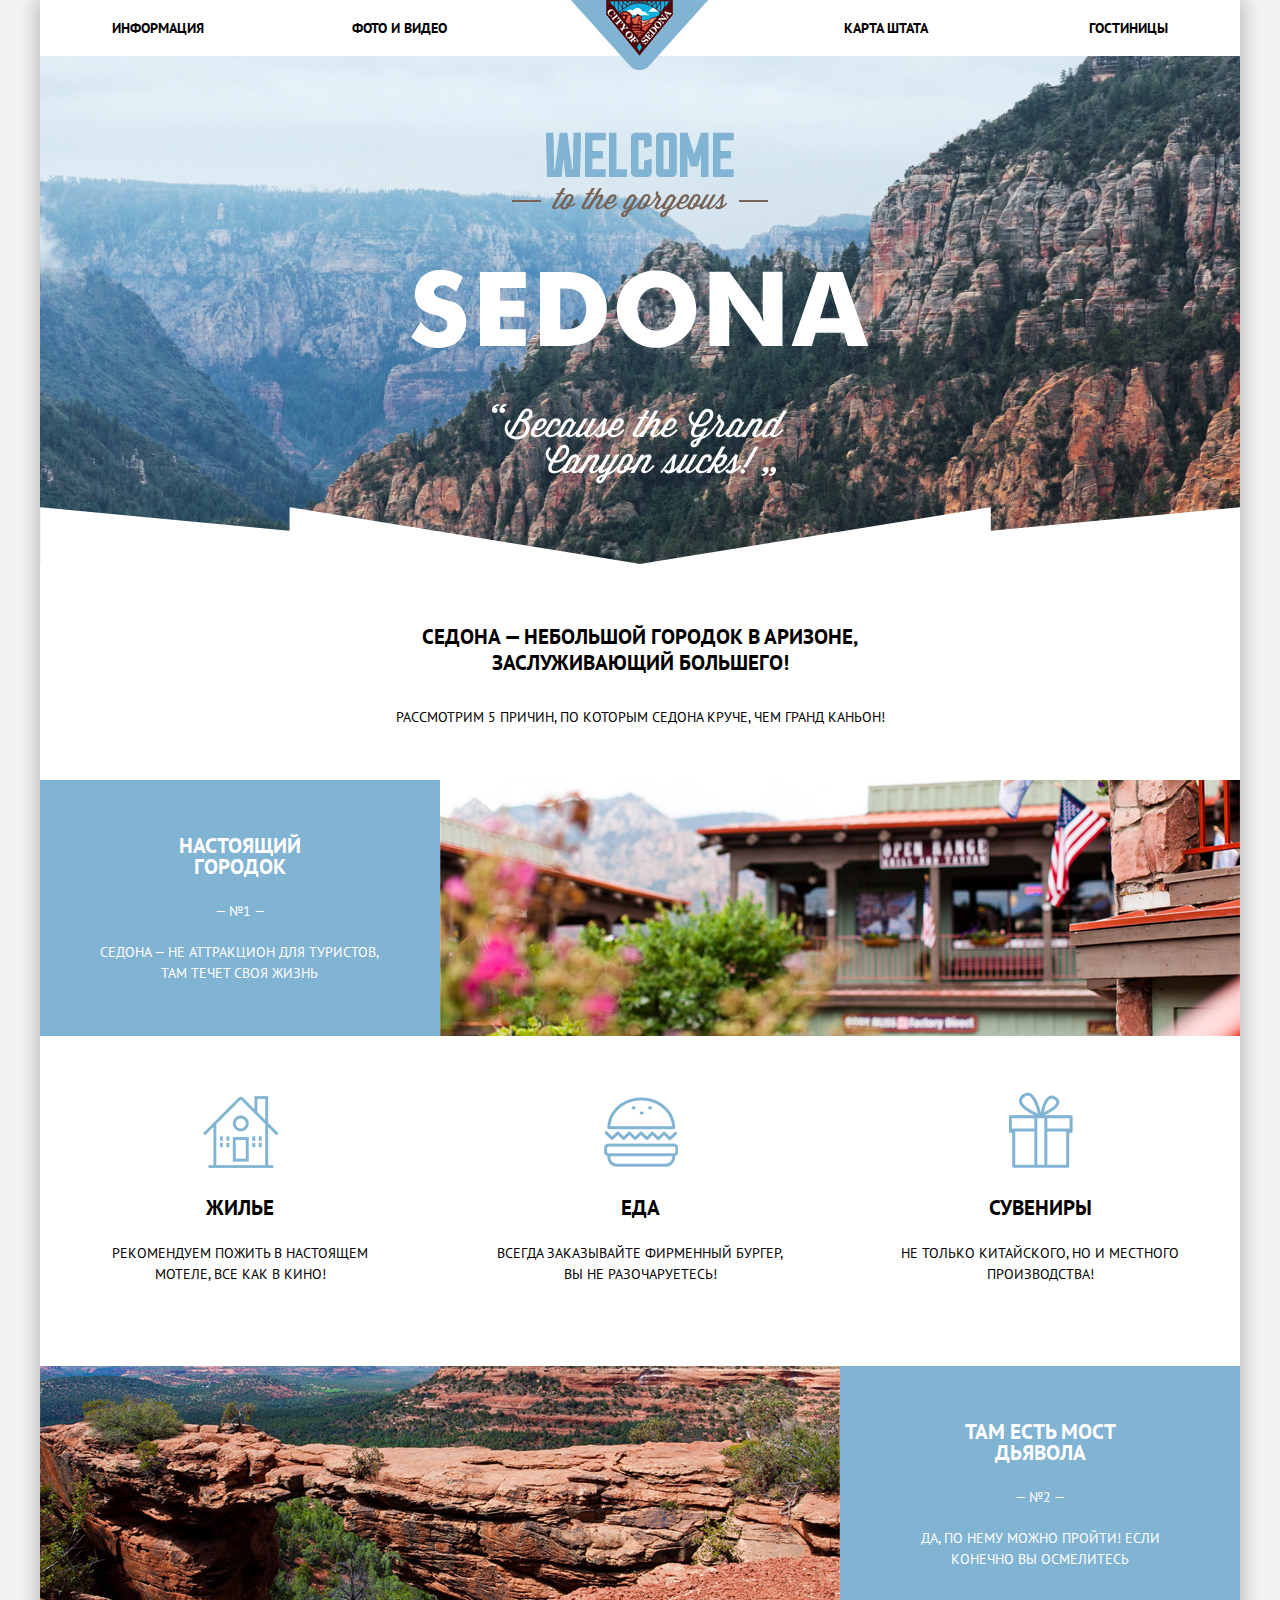
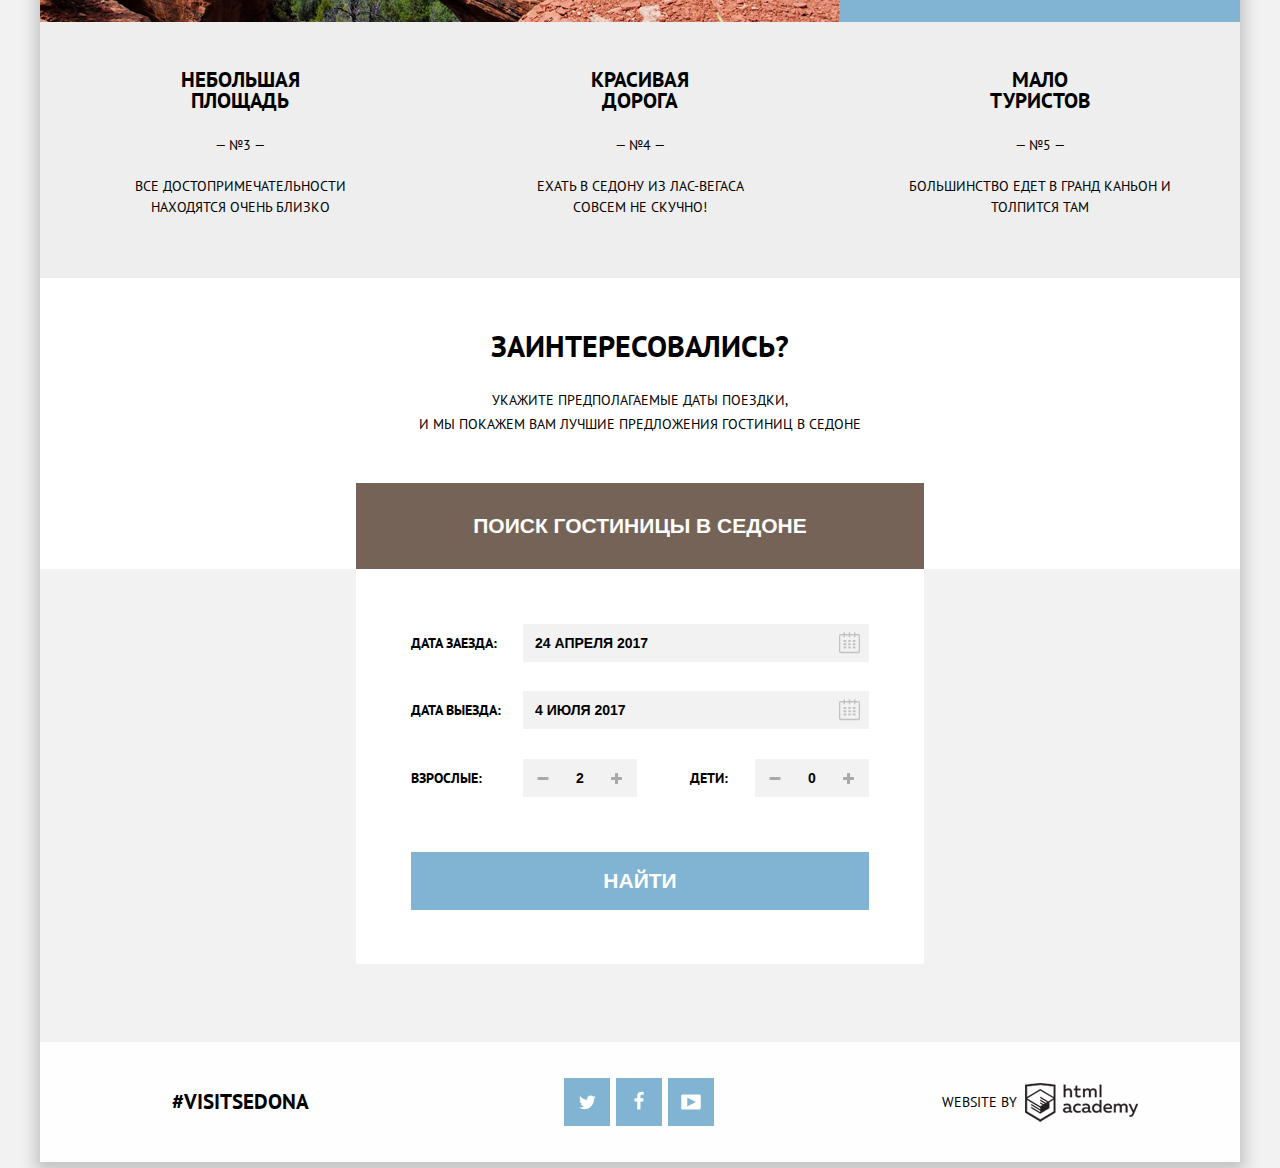
<file: index.html>
<!DOCTYPE html>
<html lang="ru">

<head>
  <meta charset="utf-8">
  <title>HTML Academy: Седона</title>
  <link href="https://fonts.googleapis.com/css?family=PT+Sans:400,700&amp;subset=cyrillic" rel="stylesheet">
  <link href="css/normalize.css" rel="stylesheet">
  <link href="css/style-min.css" rel="stylesheet">
</head>

<body>
  <div class="site-wrapper">
    <header class="main-header">
      <a class="header-logo"></a>
      <nav class="main-navigation">
        <ul class="clearfix">
          <li><a href="#">Информация</a></li>
          <li><a href="#">Фото и видео</a></li>
          <li><a href="catalog.html">Гостиницы</a></li>
          <li><a href="#">Карта штата</a></li>
        </ul>
      </nav>
    </header>
    <main>
      <div class="sedona-welcome">
        <div class="sedona-bigphoto">
          <div class="bigphoto-text">
            <img src="img/index-1200/welcome-text.png" width="458" height="352" alt="Welcome to the gorgeous SEDONA!">
          </div>
        </div>
        <div class="sedona-description">
          <div class="description-header">
            <h1>СЕДОНА — небольшой городок в АРИЗОНЕ, заслуживающий большего!</h1>
          </div>
          <div class="description-paragraph">
            <p>Рассмотрим 5 причин, по которым Седона круче, чем гранд каньон!</p>
          </div>
        </div>
      </div>
      <div class="facts">
        <section class="fact-section">
          <div class="fact pictured right-side">
            <h2>Настоящий городок</h2>
            <span>— №1 —</span>
            <p>Седона — не аттракцион для туристов, там течет своя жизнь</p>
            <img src="img/index-1200/realcity-fact.jpg" width="800" height="401" alt="Настоящий городок">
          </div>
        </section>
        <div class="features-block">
          <div class="feature">
            <div class="feature-img accommodation-img"></div>
            <h2>Жилье</h2>
            <p>Рекомендуем пожить в настоящем мотеле, все как в кино!</p>
          </div>
          <div class="feature">
            <div class="feature-img food-img"></div>
            <h2>Еда</h2>
            <p>Всегда заказывайте фирменный бургер, вы не разочаруетесь!</p>
          </div>
          <div class="feature">
            <div class="feature-img souvenirs-img"></div>
            <h2>Сувениры</h2>
            <p>Не только китайского, но и местного производства!</p>
          </div>
        </div>
        <section class="fact-section">
          <div class="fact pictured left-side">
            <h2>Там есть мост дьявола</h2>
            <span>— №2 —</span>
            <p>Да, по нему можно пройти! Если конечно вы осмелитесь</p>
            <img src="img/index-1200/devilbridge-fact.jpg" width="800" height="400" alt="Мост дьявола">
          </div>
        </section>
        <div class="facts-textonly">
          <div class="fact-nophoto">
            <h2>Небольшая площадь</h2>
            <span>— №3 —</span>
            <p>Все достопримечательности находятся очень близко</p>
          </div>
          <div class="fact-nophoto">
            <h2>Красивая дорога</h2>
            <span>— №4 —</span>
            <p>Ехать в Седону из Лас-Вегаса совсем не скучно!</p>
          </div>
          <div class="fact-nophoto">
            <h2>Мало туристов</h2>
            <span>— №5 —</span>
            <p>Большинство едет в гранд каньон и толпится там</p>
          </div>
        </div>
      </div>
      <div class="hotels">
        <div class="interest">
          <b>Заинтересовались?</b>
          <p>Укажите предполагаемые даты поездки,
            <br> и мы покажем вам лучшие предложения гостиниц в Седоне
          </p>
          <button class="search-btn" onclick="ShowHideSearchPopup('search-popup-id'); return false">Поиск гостиницы в Седоне</button>
          <div class="search-popup" id="search-popup-id">
            <form class="search-settings" action="https://echo.htmlacademy.ru" method="get">
              <div class="checkin-date clearfix">
                <label for="checkin-date" class="search-text">Дата заезда:</label>
                <div class="checkin-date-block">
                  <input class="calendar" type="text" name="checkin-date" id="checkin-date" value="24 апреля 2017">
                  <input type="button" class="calendar-btn checkin-btn" value="Выбрать дату">
                </div>
              </div>
              <div class="checkout-date clearfix">
                <label for="checkout-date" class="search-text">Дата выезда:</label>
                <div class="checkout-date-block">
                  <input class="calendar" type="text" name="checkout-date" id="checkout-date" value="4 июля 2017">
                  <input type="button" class="calendar-btn checkin-btn" value="Выбрать дату">
                </div>
              </div>
              <div class="people-amount clearfix">
                <div class="adults-amount clearfix">
                  <label for="adults-amount" class="search-text">Взрослые:</label>
                  <div class="adults-amount-block">
                    <input type="button" class="amount-btn adults-minus-btn" value="-">
                    <input class="amount" type="text" name="adults-amount" id="adults-amount" value="2">
                    <input type="button" class="amount-btn adults-plus-btn" value="+">
                  </div>
                </div>
                <div class="children-amount clearfix">
                  <label for="children-amount" class="search-text">Дети:</label>
                  <div class="children-amount-block">
                    <input type="button" class="amount-btn children-minus-btn" value="-">
                    <input class="amount" type="text" name="children-amount" id="children-amount" value="0">
                    <input type="button" class="amount-btn children-plus-btn" value="+">
                  </div>
                </div>
              </div>
              <input class="popup-btn" type="submit" value="Найти">
            </form>
          </div>
        </div>
        <div class="map">
          <!-- <img src="img/index-1200/map.jpg" width="1200" height="593" alt="Карта"> -->
          <iframe src="https://www.google.com/maps/embed?pb=!1m18!1m12!1m3!1d44049.254687995985!2d-111.77138392799189!3d34.85671873428954!2m3!1f0!2f0!3f0!3m2!1i1024!2i768!4f13.1!3m3!1m2!1s0x872da132f942b00d%3A0x5548c523fa6c8efd!2z0KHQtdC00L7QvdCwLCDQkNGA0LjQt9C-0L3QsCA4NjMzNiwg0KHQqNCQ!5e0!3m2!1sru!2sru!4v1487651813944" width="1200" height="593" allowfullscreen></iframe>
        </div>
      </div>
    </main>
    <footer class="footer-opacity clearfix">
      <div class="hashtag">
        <b>#VISITSEDONA</b>
      </div>
      <div class="social">
        <a class="social-btn social-btn-twitter" href="#"><span class="social-btn-text ">Твиттер</span></a>
        <a class="social-btn social-btn-fb" href="#"><span class="social-btn-text ">Фэйсбук</span></a>
        <a class="social-btn social-btn-youtube" href="#"><span class="social-btn-text ">Ютьюб</span></a>
      </div>
      <div class="copyrights">
        <p><span class="copyrights-text">Website by </span><a class="copyrights-btn" href="https://htmlacademy.ru"><span class="copyright-btn-text">html academy</span></a>
        </p>
      </div>
    </footer>
  </div>
  <script type="text/javascript" src="js/script-min.js"></script>
</body>

</html>
</file>
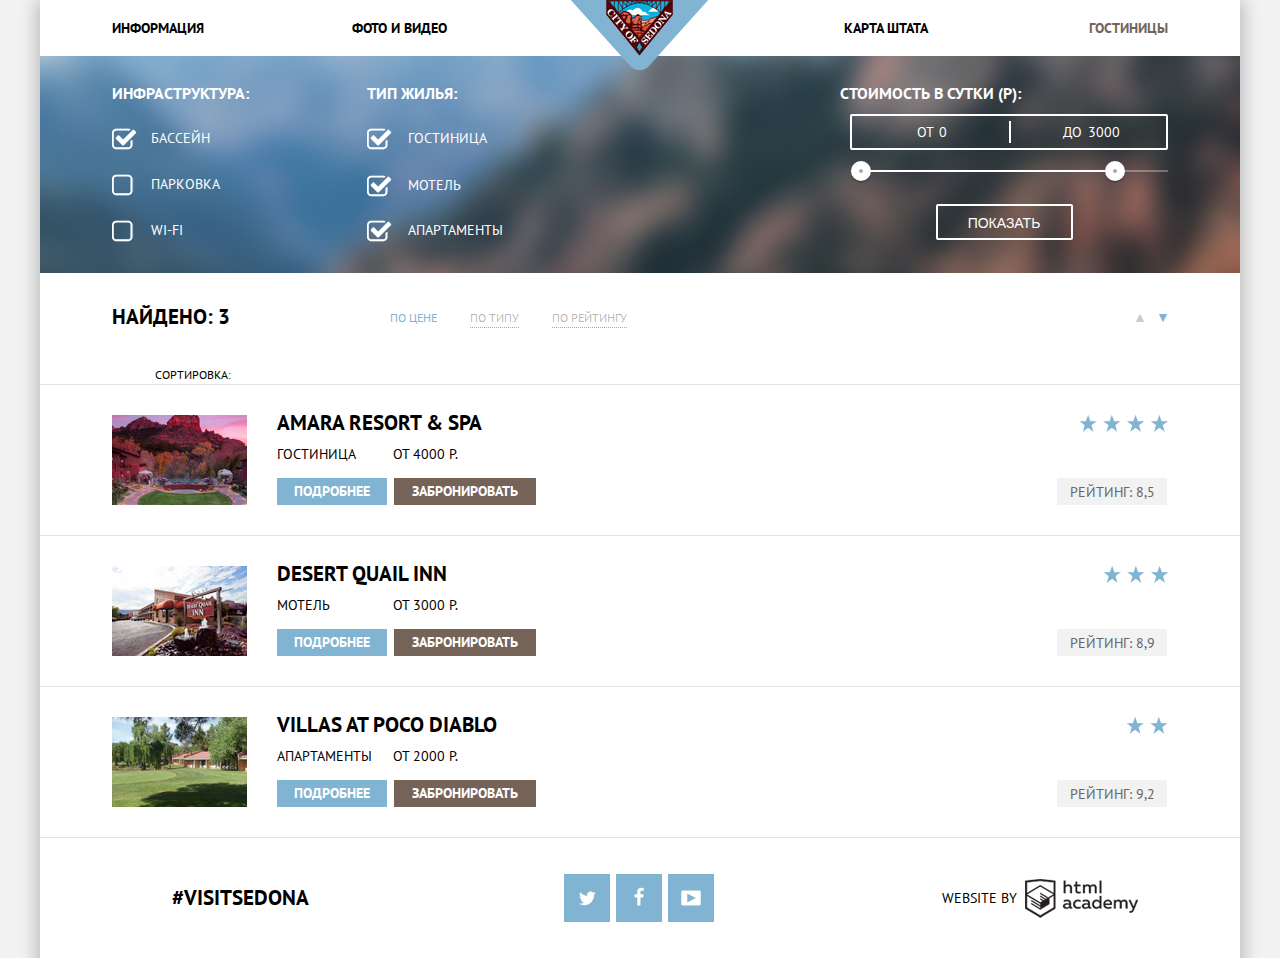
<file: catalog.html>
<!DOCTYPE html>
<html lang="ru">

<head>
  <meta charset="utf-8">
  <title>HTML Academy: Седона</title>
  <link href="https://fonts.googleapis.com/css?family=PT+Sans:400,700&amp;subset=cyrillic" rel="stylesheet">
  <link href="css/normalize.css" rel="stylesheet">
  <link href="css/style-min.css" rel="stylesheet">
</head>

<body>
  <div class="site-wrapper">
    <header class="main-header">
      <a class="header-logo" href="index.html"></a>
      <nav class="main-navigation">
        <ul class="clearfix">
          <li><a href="#">Информация</a></li>
          <li><a href="#">Фото и видео</a></li>
          <li><a class="menu-active">Гостиницы</a></li>
          <li><a href="#">Карта штата</a></li>
        </ul>
      </nav>
    </header>
    <main>
      <form class="filter sixpercent-wrapper clearfix" action="https://echo.htmlacademy.ru" method="get">
        <fieldset class="filter-infrastructure">
          <legend>Инфраструктура:</legend>
          <div class="filter-item">
            <input id="pool" type="checkbox" name="infrastructure-pool" checked>
            <label for="pool" class="checkbox-label">Бассейн</label>
          </div>
          <div class="filter-item">
            <input id="parking" type="checkbox" name="infrastructure-parking">
            <label for="parking" class="checkbox-label">Парковка</label>
          </div>
          <div class="filter-item">
            <input id="wifi" type="checkbox" name="infrastructure-wifi">
            <label for="wifi" class="checkbox-label">Wi-fi</label>
          </div>
        </fieldset>
        <fieldset class="filter-accommodation">
          <legend>Тип жилья:</legend>
          <div class="filter-item">
            <input id="hotel" type="checkbox" name="accommodation-hotel" checked>
            <label for="hotel" class="checkbox-label">Гостиница</label>
          </div>
          <div class="filter-item">
            <input id="motel" type="checkbox" name="accommodation-motel" checked>
            <label for="motel" class="checkbox-label">Мотель</label>
          </div>
          <div class="filter-item">
            <input id="apartments" type="checkbox" name="accommodation-apartments" checked>
            <label for="apartments" class="checkbox-label">Апартаменты</label>
          </div>
        </fieldset>
        <fieldset class="filter-price">
          <legend class="filter-range-title">Стоимость в сутки (Р):</legend>
          <div class="price-controls">
            <div class="price-controls-block">
              <label class="min-price" for="min-price">от</label>
              <input type="text" id="min-price" name="min-price" value="0">
            </div>
            <div class="price-controls-block">
              <label class="max-price" for="max-price">до</label>
              <input type="text" id="max-price" name="max-price" value="3000">
            </div>
          </div>
          <div class="range-controls">
            <div class="scale">
              <div class="bar">
              </div>
            </div>
            <div class="range-toggle range-toggle-min"></div>
            <div class="range-toggle range-toggle-max"></div>
          </div>
          <div class="filter-button">
            <input type="submit" value="Показать">
          </div>
        </fieldset>
      </form>
      <div class="results-header clearfix sixpercent-wrapper">
        <div class="sorting-textblock">
          <span class="found-total">Найдено: 3</span>
          <span class="sorting-text">Сортировка:</span>
        </div>
        <div class="sorting-block">
          <a class="sorting-block-active">По цене</a>
          <a class="sorting-block-passive" href="#">По типу</a>
          <a class="sorting-block-passive" href="#">По рейтингу</a>
        </div>
        <div class="sorting-arrows">
          <a class="arrow arrow-ascending" href="#">▲</a>
          <a class="arrow arrow-descending arrow-active">▼</a>
        </div>
      </div>
      <div class="results-main">
        <section class="accommodation-result clearfix sixpercent-wrapper">
          <div class="result-leftpart">
            <a class="result-hotelpic" href="#"><img class="result-photo" src="img/catalog-1200/amara_hotel.jpg" width="135" height="90" alt="Amara Resort and SPA"></a>
            <div class="result-caption">
              <a class="result-hotelname" href="#">Amara Resort & SPA</a>
              <span class="result-type">Гостиница</span>
              <span class="result-startprice">От 4000 Р.</span>
              <div class="result-btns">
                <a class="moreinfo-btn" href="#">Подробнее</a>
                <a class="book-btn" href="#">Забронировать</a>
              </div>
            </div>
          </div>
          <div class="result-rating clearfix">
            <span class="stars four-stars">★★★★</span>
            <span class="textrating">Рейтинг: 8,5</span>
          </div>
        </section>
        <section class="accommodation-result clearfix sixpercent-wrapper">
          <div class="result-leftpart">
            <a class="result-hotelpic" href="#"><img class="result-photo" src="img/catalog-1200/desert_hotel.jpg" width="135" height="90" alt="Desert Quail Inn"></a>
            <div class="result-caption">
              <a class="result-hotelname" href="#">Desert Quail Inn</a>
              <span class="result-type">Мотель</span>
              <span class="result-startprice">От 3000 Р.</span>
              <div class="result-btns">
                <a class="moreinfo-btn" href="#">Подробнее</a>
                <a class="book-btn" href="#">Забронировать</a>
              </div>
            </div>
          </div>
          <div class="result-rating">
            <span class="stars three-stars">★★★</span>
            <span class="textrating">Рейтинг: 8,9</span>
          </div>
        </section>
        <section class="accommodation-result clearfix sixpercent-wrapper">
          <div class="result-leftpart">
            <a class="result-hotelpic" href="#"><img class="result-photo" src="img/catalog-1200/villas_hotel.jpg" width="135" height="90" alt="Villas At Poco Diablo"></a>
            <div class="result-caption">
              <a class="result-hotelname" href="#">Villas At Poco Diablo</a>
              <span class="result-type">Апартаменты</span>
              <span class="result-startprice">От 2000 Р.</span>
              <div class="result-btns">
                <a class="moreinfo-btn" href="#">Подробнее</a>
                <a class="book-btn" href="#">Забронировать</a>
              </div>
            </div>
          </div>
          <div class="result-rating">
            <span class="stars two-stars">★★</span>
            <span class="textrating">Рейтинг: 9,2</span>
          </div>
        </section>
      </div>
    </main>
    <footer class="clearfix">
      <div class="hashtag">
        <b>#VISITSEDONA</b>
      </div>
      <div class="social">
        <a class="social-btn social-btn-twitter" href="#"><span class="social-btn-text">Твиттер</span></a>
        <a class="social-btn social-btn-fb" href="#"><span class="social-btn-text">Фэйсбук</span></a>
        <a class="social-btn social-btn-youtube" href="#"><span class="social-btn-text">Ютьюб</span></a>
      </div>
      <div class="copyrights">
        <p><span class="copyrights-text">Website by </span><a class="copyrights-btn " href="https://htmlacademy.ru "><span class="copyright-btn-text ">html academy</span></a>
        </p>
      </div>
    </footer>
  </div>
</body>

</html>
</file>
<file: css/style-min.css>
body{font-family:'PT Sans','Arial',sans-serif;font-size:14px;line-height:21px;text-transform:uppercase;background-color:#f2f2f2;margin:0;padding:0}.clearfix::after{content:"";display:table;clear:both}iframe{border:0}.site-wrapper{position:relative;width:1200px;padding:0;margin:auto;box-shadow:0 5px 15px 5px rgba(0,0,0,.2)}.sixpercent-wrapper{padding:0 6%}.main-header{background-color:#fff;color:#000;position:relative}a.header-logo{display:block;position:absolute;z-index:100;left:50%;margin-left:-69px;background-image:url(../img/topmenu-logo.png);background-color:transparent;background-repeat:no-repeat;width:138px;min-height:70px}.main-header,nav.main-navigation{min-height:56px}.main-navigation ul{list-style:none;padding:0;margin:0}.main-navigation li{display:block;float:left;width:20%;padding-top:15px}.main-navigation li:nth-child(4n+1){padding-left:6%}.main-navigation li:nth-child(4n-1){float:right;padding-right:6%;text-align:right}.main-navigation li:nth-child(4n){float:right;text-align:right}.main-navigation a{line-height:26px;text-decoration:none;font-weight:700;color:#000}.main-navigation a:hover{color:#81b3d2}.main-navigation a:active{color:rgba(0,0,0,.3)}a.menu-active,a.menu-active:active,a.menu-active:hover{color:#766357;cursor:default}div.sedona-welcome{min-height:724px}div.sedona-bigphoto{position:relative;background-color:#deedf5;color:#000;background-image:url(../img/index-1200/welcome-photo.jpg);background-size:1200px 800px;background-repeat:no-repeat;background-position:0 -83px;height:508px}.sedona-bigphoto::after{content:"";position:absolute;min-height:57px;width:100%;background-image:url(../img/index-1200/welcome-white-mask.png);background-color:transparent;background-repeat:no-repeat;bottom:0}div.bigphoto-text{position:absolute;top:76px;left:50%;width:458px;height:352px;margin-left:-229px}div.sedona-description{min-height:216px;background-color:#fff}div.description-header{margin:0 auto;padding:60px 316px 0}.description-header h1,.fact h2,.fact-nophoto h2{margin:0;text-align:center;font-size:21px;line-height:26px}.description-paragraph{font-size:14px;line-height:26px;text-align:center;padding-top:28px;padding-bottom:50px}.fact-section{display:flex;flex-flow:row wrap;justify-content:flex-start;min-height:256px}.fact{flex:1 1 calc(33.33% - 96px);padding:55px 48px 52px;color:#fff;background-color:#81b3d2}.fact.pictured{position:relative;flex-basis:calc(100% - 96px);overflow:hidden}.fact.pictured img{position:absolute;object-fit:cover;top:0;bottom:0;width:66.67%;margin:auto 0}.fact.pictured.right-side{padding-right:calc(66.67% + 48px)}.fact.pictured.right-side img{right:0}.fact.pictured.left-side{padding-left:calc(66.67% + 48px)}.fact.pictured.left-side img{left:0}.fact-nophoto{display:inline-block;vertical-align:top;min-height:256px;width:400px;color:#000;font-size:14px;line-height:21px;text-align:center}.fact h2,.fact-nophoto h2{line-height:21px;font-weight:700;width:151px;margin:0 auto}.fact span{width:100%}.fact-nophoto h2{width:118px;margin:47px auto 0}.feature h2,p{margin:0;text-align:center}.fact span,.fact-nophoto span{display:inline-block;vertical-align:top;text-align:center;margin-top:24px}.fact p,.fact-nophoto p{margin:20px auto 0}.fact-nophoto p{padding:0 69px 60px}div.features-block{background-color:#fff;color:#000;font-size:0;min-height:330px}div.feature{display:inline-block;vertical-align:middle;width:400px;min-height:330px;font-size:14px;line-height:21px}.feature h2{font-size:21px;line-height:21px;margin:29px 0 0}.feature p{padding:0 50px;margin:25px auto}.accommodation-img,.food-img,.souvenirs-img{display:block;margin-top:56px;margin-left:auto;margin-right:auto;width:75px;height:76px;background-repeat:no-repeat}.feature-img{background-image:url(../img/sprite.png);background-color:transparent}.accommodation-img{background-position:0 -58px}.food-img{background-position:-79px -58px}.souvenirs-img{background-position:-155px -58px}.facts-textonly{font-size:0;min-height:256px;background-color:#eee}.interest{background-color:#fff;color:#000;padding:56px 316px 0;min-height:235px;text-align:center;position:relative}.interest b{font-size:30px;font-weight:700;line-height:24px}.interest p{margin:25px auto 0;font-size:14px;line-height:24px;text-align:center}.search-btn,.search-popup{width:568px;line-height:26px;font-weight:700}.search-btn{padding:0;margin:47px 0 0;border:none;color:#fff;text-transform:uppercase;text-align:center;cursor:pointer;min-height:86px;background-color:#766357;font-size:21px}@-webkit-keyframes move{0%,to{-webkit-transform:translateY(0);transform:translateY(0)}50%{-webkit-transform:translateY(250px);transform:translateY(250px)}}@keyframes move{0%,to{-webkit-transform:translateY(0);transform:translateY(0)}50%{-webkit-transform:translateY(250px);transform:translateY(250px)}}.search-popup{display:block;position:absolute;left:50%;margin-left:-284px;min-height:395px;bottom:-395px;font-size:14px;background-color:#fff;-webkit-animation:move .6s;animation:move .6s}.search-settings{margin:55px 55px 0;font-size:0}.search-settings input{outline:none}.search-text{font-size:14px;line-height:26px;font-weight:700;text-align:left;float:left;padding-top:6px}.children-amount .search-text{padding-left:50px}.checkin-date,.checkout-date{width:458px;height:38px}.checkin-date{margin-bottom:29px}.checkout-date{margin-bottom:30px}.checkin-date-block,.checkout-date-block{display:inline-block;width:346px;height:38px;vertical-align:middle;position:relative;float:right}input.calendar{width:346px;height:38px;margin:0;border:none;background-color:#f2f2f2;padding:0 30px 0 12px;box-sizing:border-box;font-size:14px;line-height:26px;text-transform:uppercase;font-weight:700}input.calendar:hover{background-color:#ebebeb}input.calendar:focus{background-color:#fff;border:2px solid #e5e5e5}input.calendar-btn{width:22px;height:22px;background-image:url(../img/sprite.png);background-repeat:no-repeat;background-position:-502px -35px;border:none;background-color:transparent;position:absolute;top:8px;right:9px;cursor:pointer}input.calendar-btn:hover{background-position:-502px -74px}input.calendar-btn:active{background-position:-502px -112px}.people-amount{width:458px;height:38px}.adults-amount{float:left;width:226px;height:38px}.children-amount{float:right;width:229px;height:38px}.adults-amount-block,.children-amount-block{display:inline-block;vertical-align:middle;float:right;width:114px;height:38px;position:relative}.adults-amount-block input,.children-amount-block input{padding:0}.amount-btn{display:block;width:12px;height:11px;background-image:url(../img/sprite.png);background-repeat:no-repeat;background-position:-465px -46px;color:#000;font-size:0;background-color:transparent;border:none;position:absolute;top:14px;cursor:pointer}.adults-minus-btn,.children-minus-btn{left:14px}.adults-minus-btn:hover,.children-minus-btn:hover{background-position:-465px -85px}.adults-minus-btn:active,.children-minus-btn:active{background-position:-465px -123px}.adults-plus-btn,.children-plus-btn{background-position:-482px -46px;right:14px}.adults-plus-btn:hover,.children-plus-btn:hover{background-position:-482px -85px;right:14px}.adults-plus-btn:active,.children-plus-btn:active{background-position:-482px -123px;right:14px}div.map,input.amount{background-color:#f2f2f2}.popup-btn,input.amount{border:none;text-transform:uppercase;line-height:26px;text-align:center;font-weight:700}input.amount{box-sizing:border-box;padding-left:26px;padding-right:26px;width:114px;font-size:14px;height:38px}.popup-btn{display:block;position:absolute;margin:0;padding:0;bottom:54px;color:#fff;font-size:21px;background-color:#81b3d2;width:458px;height:58px;cursor:pointer}.popup-btn:hover{background-color:#669ec0}.popup-btn:active{color:rgba(255,255,255,.3)}div.map{height:593px}.filter{color:#fff;min-height:217px;background-image:url(../img/catalog-1200/filter-background.jpg);background-color:#273a41;background-repeat:no-repeat;background-size:1200px 800px;background-position:0 -295px}.filter fieldset{border:none;padding:0;margin:27px 0 0;font-size:14px;line-height:21px}.filter legend{font-size:16px;line-height:21px;font-weight:700}.filter-accommodation legend,.filter-infrastructure .filter-item,.filter-infrastructure legend,.filter-item{margin-bottom:24px}.filter-price legend{margin-bottom:10px}.filter-item{position:relative;font-size:0}.filter-infrastructure .filter-item:nth-child(3){margin-bottom:25px}.filter-accommodation .filter-item{margin-bottom:25px}.filter-accommodation .filter-item:nth-child(3){margin-bottom:24px}.checkbox-label{display:inline-block;vertical-align:middle;font-size:14px;line-height:21px;cursor:pointer;padding-left:26px}.filter-accommodation .checkbox-label{padding-left:28px}.filter-item input[type=checkbox]{display:inline-block;vertical-align:middle;visibility:hidden}.filter-item input[type=checkbox]+.checkbox-label::before{content:"";cursor:pointer;display:block;position:absolute;top:0;left:0;width:25px;height:22px;background-image:url(../img/sprite.png);background-color:transparent;background-repeat:no-repeat;background-position:-534px -82px}.filter-item input[type=checkbox]:checked+.checkbox-label::before{background-position:-562px -82px}.filter-item input[type=checkbox]:disabled+.checkbox-label::before{background-position:-534px -112px}.filter-item input[type=checkbox]:checked:disabled+.checkbox-label::before{background-position:-562px -112px}.filter-infrastructure{width:240px;float:left}fieldset.filter-accommodation{float:left;margin-left:15px;width:288px}fieldset.filter-price{color:#fff;width:328px;float:right}.filter-range-title{margin-bottom:9px;font-weight:600;font-size:16px;line-height:21px}.price-controls{position:relative;width:314px;height:32px;margin-bottom:20px;margin-left:10px;border:2px solid #fff;border-radius:2px;font-size:0}.price-controls::after{content:"";position:absolute;top:50%;left:calc(50% + 1px);width:2px;height:22px;background:#fff;transform:translate(-50%,-50%)}.price-controls-block{display:inline-block;vertical-align:top;width:92px;padding-left:65px;font-size:14px;line-height:21px;padding-top:5px}.price-controls-block:last-child{width:103px;padding-left:54px}.price-controls label{cursor:pointer}.price-controls input{width:50px;margin:0;color:inherit;font:inherit;background:0 0;border:none;cursor:pointer}.range-controls{position:relative;margin-left:11px;width:317px;margin-bottom:32px}.range-controls .scale{height:2px;background:rgba(255,255,255,.3)}.range-controls .bar{width:80%;height:2px;background:#fff}.range-toggle{position:absolute;top:-9px;width:4px;height:4px;background:#ababab;border:8px solid #fff;border-radius:50%;box-shadow:0 2px 1px 0 rgba(0,1,1,.2);cursor:pointer}.range-toggle:hover{background:#1c4f80}.range-toggle-min{left:0}.range-toggle-max{left:80%}.filter-button input{display:block;width:137px;height:36px;margin:0 auto;padding-top:4px;font-size:14px;line-height:21px;text-align:center;color:#fff;text-transform:uppercase;background:0 0;border:2px solid #fff;border-radius:2px;cursor:pointer}.filter-button input:hover,.results-header{color:#000;background-color:#fff}.results-header{min-height:86px;border-bottom:1px solid #e5e5e5}.sorting-textblock{width:240px;float:left}.sorting-textblock span{display:inline-block;vertical-align:top}span.found-total{padding-top:31px;font-size:21px;line-height:26px;font-weight:700}.sorting-block a,span.sorting-text{display:inline-block;vertical-align:middle}span.sorting-text{padding-top:36px;margin-left:43px;font-size:12px;line-height:18px}.sorting-block{float:left;width:740px;padding-top:35px;padding-left:38px;font-size:12px;line-height:18px}.sorting-block a{margin-right:30px}.sorting-block a:last-child{margin-right:0}.sorting-block-active,.sorting-block-passive:hover{color:#81b3d2}.sorting-block-passive{text-decoration:none;color:rgba(0,0,0,.3);border-bottom-width:thin;border-bottom-style:dotted;border-bottom-color:#81b3d2}.sorting-block-passive:active{border:none;color:#000}.sorting-arrows{font-size:0;float:right;padding-top:34px;margin-right:1px;text-align:right}.arrow{display:inline-block;vertical-align:top;font-size:14px;text-decoration:none;color:#ccc;width:11px;height:10px;margin-right:12px}.arrow:hover{color:#000}.arrow-active,.arrow-active:active,.arrow-active:hover,.arrow:active,a.result-hotelname:hover{color:#81b3d2}.arrow:last-child{margin-right:0}.arrow-ascending{background-position:0 0}.arrow-descending{background-position:-28px -66px}footer,main{background-color:#fff;color:#000}.accommodation-result{margin-top:30px;min-height:120px;border-bottom:1px solid #e5e5e5}.result-leftpart{width:815px;padding-bottom:30px;float:left}.result-caption,.result-hotelpic{display:inline-block;vertical-align:top}.result-hotelpic{height:90px}.result-caption{width:650px;margin-left:26px}a.result-hotelname{display:block;text-decoration:none;font-size:21px;line-height:26px;color:#000;font-weight:700;margin:-5px 0 8px}a.result-hotelname:active{color:rgba(0,0,0,.3)}.result-caption span{font-size:14px;line-height:21px}.result-type{width:110px;word-wrap:break-word}.result-btns a,.result-caption span,.result-startprice,.result-type{display:inline-block;vertical-align:top}.result-startprice{width:142px;word-wrap:break-word;margin-left:2px}div.result-btns{margin-top:13px}.result-btns a{padding-top:3px;color:#fff;text-decoration:none;text-align:center;font-weight:700;box-sizing:border-box}.book-btn,.moreinfo-btn,a.social-btn{width:110px;height:27px;background-color:#81b3d2}.moreinfo-btn:active,.moreinfo-btn:hover{background-color:#669ec0}.moreinfo-btn:active{color:rgba(255,255,255,.3)}.book-btn{margin-left:3px;width:142px;background-color:#766357}.book-btn:active,.book-btn:hover{background-color:#604e43}.book-btn:active{color:rgba(255,255,255,.3)}div.result-rating{width:241px;height:90px;float:right}.stars{display:block;font-size:0;text-align:right;margin-left:auto;background-image:url(../img/sprite.png);background-repeat:no-repeat;background-position:-366px bottom}.four-stars,.stars{width:89px;height:17px}.three-stars,.two-stars{width:65px;height:17px}.two-stars{width:42px}.textrating{display:block;box-sizing:border-box;width:110px;height:27px;padding-top:4px;margin-left:auto;margin-right:1px;margin-top:46px;color:#666;text-align:center;background-color:#f2f2f2}.footer-opacity{width:1200px;position:absolute;bottom:0;background-color:rgba(255,255,255,.9);color:#000}div.copyrights,div.hashtag,div.social{min-height:120px;width:400px;text-align:center;float:left}div.copyrights{float:right}.hashtag b{display:block;margin-top:46.5px;font-size:21px;line-height:26px;font-weight:700}.social{margin-left:-1px;font-size:0}a.social-btn{display:inline-block;vertical-align:top;width:46px;height:48px;margin-top:36px;margin-right:6px;background-image:url(../img/sprite.png);background-repeat:no-repeat}a.social-btn:last-child{margin-right:0}span.social-btn-text{display:none}a.social-btn:active,a.social-btn:hover{background-color:#669ec0}a.social-btn-twitter{background-position:-253px 13px}a.social-btn-twitter:active{background-position:-253px -43px}a.social-btn-fb{background-position:-306px 13px}a.social-btn-fb:active{background-position:-306px -43px}a.social-btn-youtube{background-position:-358px 13px}a.social-btn-youtube:active{background-position:-358px -43px}.copyrights p{margin-top:41px}.copyrights a{width:113px;height:39px;margin-left:8px;background-image:url(../img/sprite.png);background-color:transparent;background-repeat:no-repeat;background-position:-600px 0}.copyrights a:hover{background-position:-600px -48px}.copyrights a:active{background-position:-600px -95px}.copyrights a,span.copyrights-text{display:inline-block;vertical-align:middle}span.copyright-btn-text{display:none}
</file>
